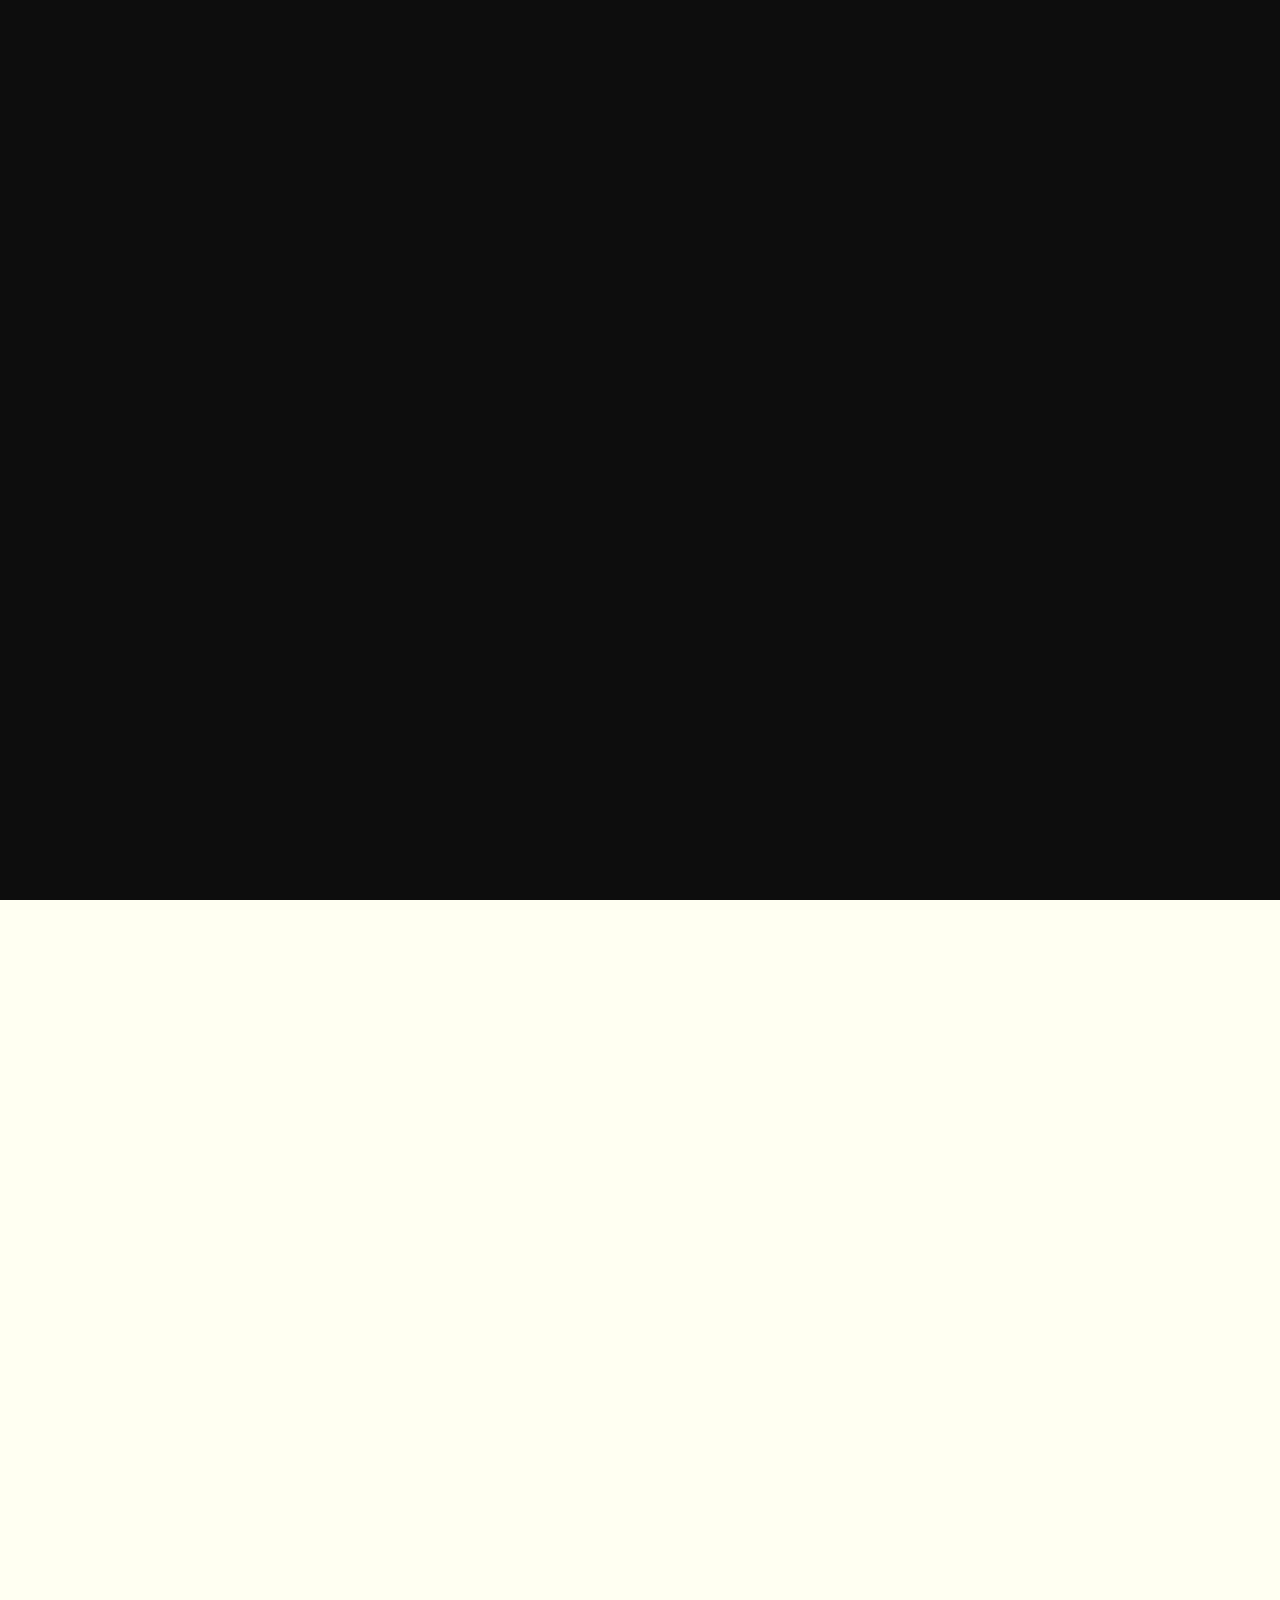
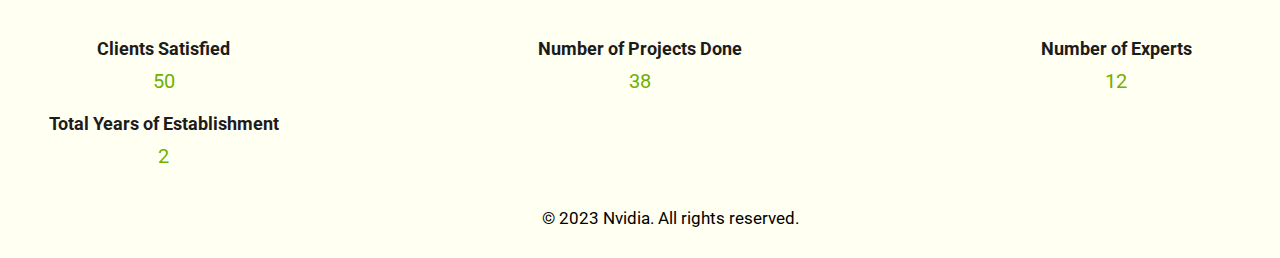
<file: index.html>
<!DOCTYPE html>
<html>

<head>

	<!-- meta data for responsiveness -->
	<meta name="viewport" content="with=device-width, initial-scale=1.0">
	<title>Home</title>

	<!-- main css file -->
	<link rel="stylesheet" href="css/style.css">
	<!-- custom font -->
	<link rel="preconnect" href="https://fonts.googleapis.com">
	<link rel="preconnect" href="https://fonts.gstatic.com" crossorigin>
	<link href="https://fonts.googleapis.com/css2?family=Roboto&display=swap" rel="stylesheet">

	<!-- Icon library -->
	<link rel="stylesheet" href="https://cdnjs.cloudflare.com/ajax/libs/font-awesome/4.7.0/css/font-awesome.min.css">

</head>

<body>
	<div class="splash">
		<h1 class="fade-in">Welcome to Nvidia</h1>
	</div>
	<section class="header">
		<nav>
			<a href="index.html"><img src="images/logo.png"></a>
			<div class="nav-links" id="nav-link">

				<i class="fa fa-times" onclick="hideMenu()"></i>
				<ul>
					<li class="active"><a href="index.html">Home</a></li>
					<li><a href="pages/services.html">Services</a></li>
					<li><a href="pages/portfolio.html">Portfolio</a></li>
					<li><a href="pages/team.html">Team</a></li>
					<li><a href="pages/about.html">About</a></li>
					<li><a href="pages/contact.html">Contact</a></li>

				</ul>
			</div>
			<i class="fa fa-bars" onclick="showMenu()""></i>

		</nav>
	</section>
	<!-- <section class=" search-box">
				<div class="search-text">
					<h2>YOU ARE IN THE RIGHT PLACE</h2>
					<h4>SEARCH HERE</h4>
					<form class="search-field">
						<input class="effect-8" type="text" placeholder="Search.." name="search">
						<button type="submit" onsubmit=""><i class="fa fa-search"></i></button>
					</form>
				</div>
	</section> -->
	<section class="company-intro">
		<h2>We are build <span>SOFTWARE</span> to help</h2>
		<h4>Build aesthetically pleasing apps & websites engineered to drive growth for the world's leading
			businesses.</h4>
		<div class="intro-button-row">
			<a href="pages/services.html" class="button-tap">
				<div class="elevated-button">
					<h3 class="button-label">
						Our Services
					</h3>
				</div>
			</a>

			<a href="pages/portfolio.html" class="button-tap">
				<div class="elevated-button">
					<h3 class="button-label">
						Our Portfolio
					</h3>
				</div>
			</a>
		</div>
		<img src="images/company_illustration.png" class="company-illustration">
		<div class="whatwedo">
			<h3 class="reveal">
				What We <span>Do</span>
			</h3>
			<h4 class="reveal">
				We work in teams across departments to create esteemed work that boosts out client's brands. Delivering
				all business solutions in the core services. We are independent Design & Development agency.
			</h4>
		</div>
	</section>
	<section class="company-services">
		<div class="company-service-div reveal">
			<img src="images/graphic_design_home.png" alt="" class="company-service-image">
			<h3 class="company-service-title">
				graphic Design
			</h3>
			<h4 class="company-service-desc">We specialize in creating captivating graphics that effectively convey your
				brand message and leave a lasting impression on your audience.
			</h4>
		</div>

		<div class="company-service-div reveal">
			<img src="images/app_design_home.png" alt="" class="company-service-image">

			<h3 class="company-service-title">
				App Design
			</h3>
			<h4 class="company-service-desc">
				We offer professional and innovative solutions to transform your ideas into visually appealing and
				user-friendly
				mobile applications.
			</h4>
		</div>

		<div class="company-service-div reveal">
			<img src="images/web_development_home.png" alt="" class="company-service-image">

			<h3 class="company-service-title">
				Web Development
			</h3>
			<h4 class="company-service-desc">
				Our web design service offers professional and responsive website solutions to help businesses establish
				a strong online presence.
			</h4>
		</div>

		<div class="company-service-div reveal">
			<img src="images/smm_home.png" alt="" class="company-service-image">

			<h3 class="company-service-title">
				SMM
			</h3>
			<h4 class="company-service-desc">
				Our Social Media Marketing (SMM) service helps businesses leverage the power of social media platforms
				to reach and engage their target audience.
			</h4>
		</div>

		<div class="company-service-div reveal">
			<img src="images/ui_design_home.png" alt="" class="company-service-image">

			<h3 class="company-service-title">
				UI Design
			</h3>
			<h4 class="company-service-desc">
				Our UI design service focuses on creating visually appealing and user-friendly interfaces that enhance
				the overall user experience.
			</h4>
		</div>

		<div class="company-service-div reveal">
			<img src="images/seo_home.png" alt="" class="company-service-image">

			<h3 class="company-service-title">
				SEO
			</h3>
			<h4 class="company-service-desc">
				Our SEO service is designed to improve your website's visibility and organic search rankings, driving
				targeted traffic and increasing your online presence.
			</h4>
		</div>
	</section>

	<div class="stats-section">
		<div class="stats-card">
			<h2>Clients Satisfied</h2>
			<p id="clientsCount">0</p>
		</div>
		<div class="stats-card">
			<h2>Number of Projects Done</h2>
			<p id="projectsCount">0</p>
		</div>
		<div class="stats-card">
			<h2>Number of Experts</h2>
			<p id="expertsCount">0</p>
		</div>
		<div class="stats-card">
			<h2>Total Years of Establishment</h2>
			<p id="yearsCount">0</p>
		</div>
	</div>
	</section>
	<footer>
		&copy; 2023 Nvidia. All rights reserved.
	</footer>

	<script src="javascript/index.js"></script>
</body>

</html>
</file>
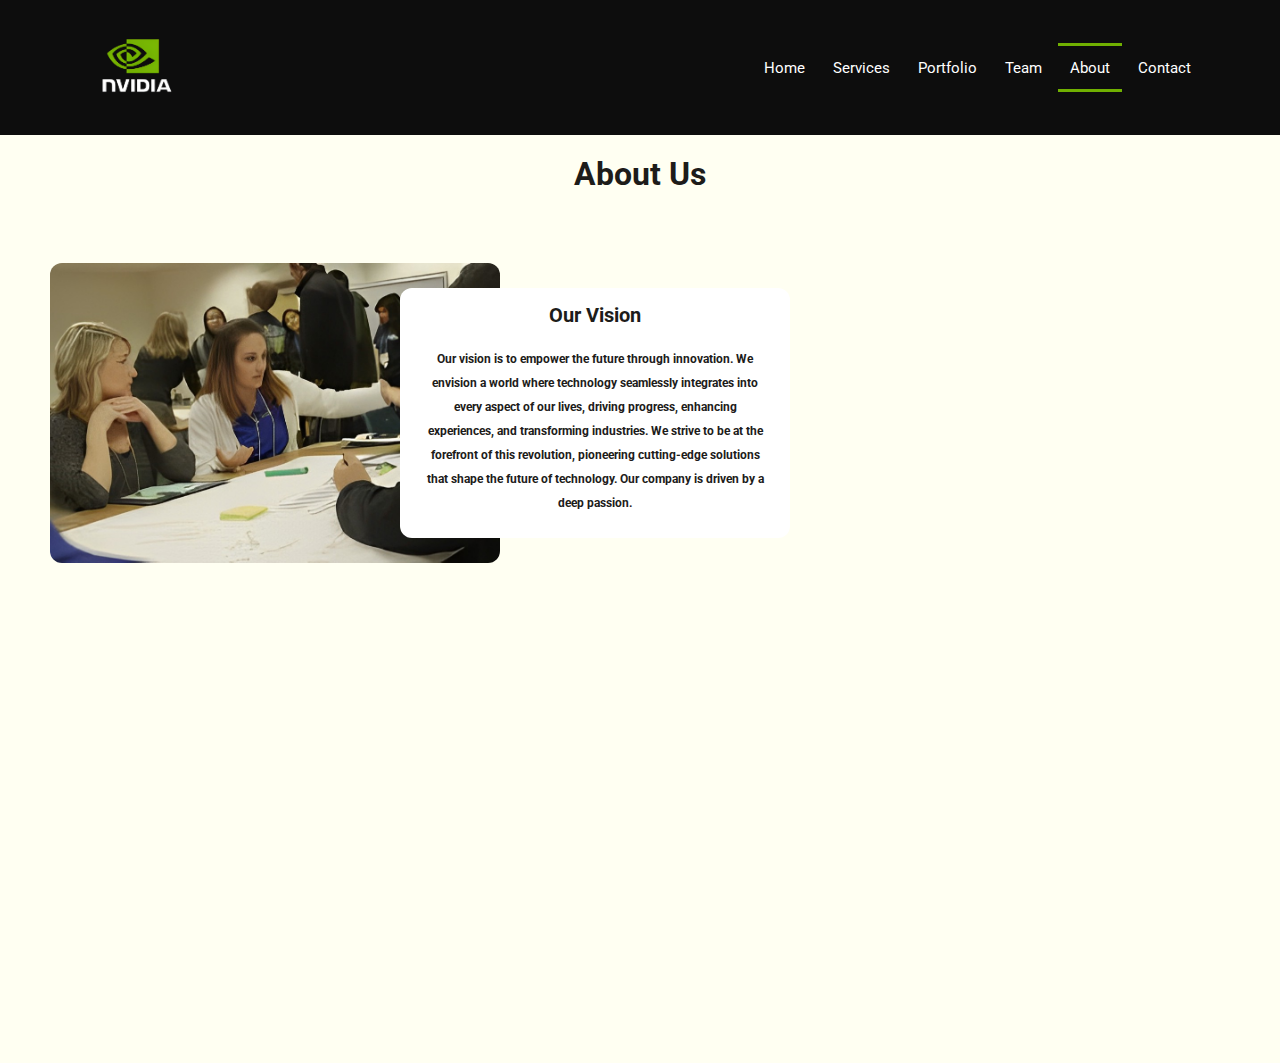
<file: pages/about.html>
<!DOCTYPE html>
<html>

<head>

	<!-- meta data for responsiveness -->
	<meta name="viewport" content="with=device-width, initial-scale=1.0">
	<title>About</title>

	<!-- main css file -->
	<link rel="stylesheet" href="../css/style.css">
	<!-- custom font -->
	<link rel="preconnect" href="https://fonts.googleapis.com">
	<link rel="preconnect" href="https://fonts.gstatic.com" crossorigin>
	<link href="https://fonts.googleapis.com/css2?family=Roboto&display=swap" rel="stylesheet">

	<!-- Icon library -->
	<link rel="stylesheet" href="https://cdnjs.cloudflare.com/ajax/libs/font-awesome/4.7.0/css/font-awesome.min.css">
</head>

<body>
	<section class="header">
		<nav>
			<a href="index.html"><img src="../images/logo.png"></a>
			<div class="nav-links" id="nav-link">

				<i class="fa fa-times" onclick="hideMenu()"></i>
				<ul>
					<li><a href="../index.html">Home</a></li>
					<li><a href="services.html">Services</a></li>
					<li><a href="portfolio.html">Portfolio</a></li>
					<li><a href="team.html">Team</a></li>
					<li class="active"><a href="about.html">About</a></li>
					<li><a href="contact.html">Contact</a></li>
				</ul>
			</div>
			<i class="fa fa-bars" onclick="showMenu()"></i>
		</nav>
	</section>
	<h1 class="title">
		About Us
	</h1>
	<div class="left-image-div">
		<div class="image-div">

		</div>
		<div class="text-div">
			<h3>Our Vision</h3>
			<h5>Our vision is to empower the future through innovation. We envision a world where technology seamlessly
				integrates into every aspect of our lives, driving progress, enhancing experiences, and transforming
				industries. We strive to be at the forefront of this revolution, pioneering cutting-edge solutions that
				shape the future of technology. Our company is driven by a deep passion.</h5>

		</div>
	</div>
	<div class="right-image-div">
		<div class="right-div reveal-left">

		</div>
		<div class="right-text-div reveal-right">
			<h3>Our Mission</h3>
			<h5>our mission is to transform lives through technology. We are dedicated to harnessing the power of
				innovation to create meaningful solutions that make a positive impact on individuals, businesses, and
				society as a whole. Our mission drives us to constantly push the boundaries of what is possible and
				leverage technology as a force for good.</h5>

		</div>
	</div>
	<script src="../javascript/index.js"></script>
</body>

</html>
</file>
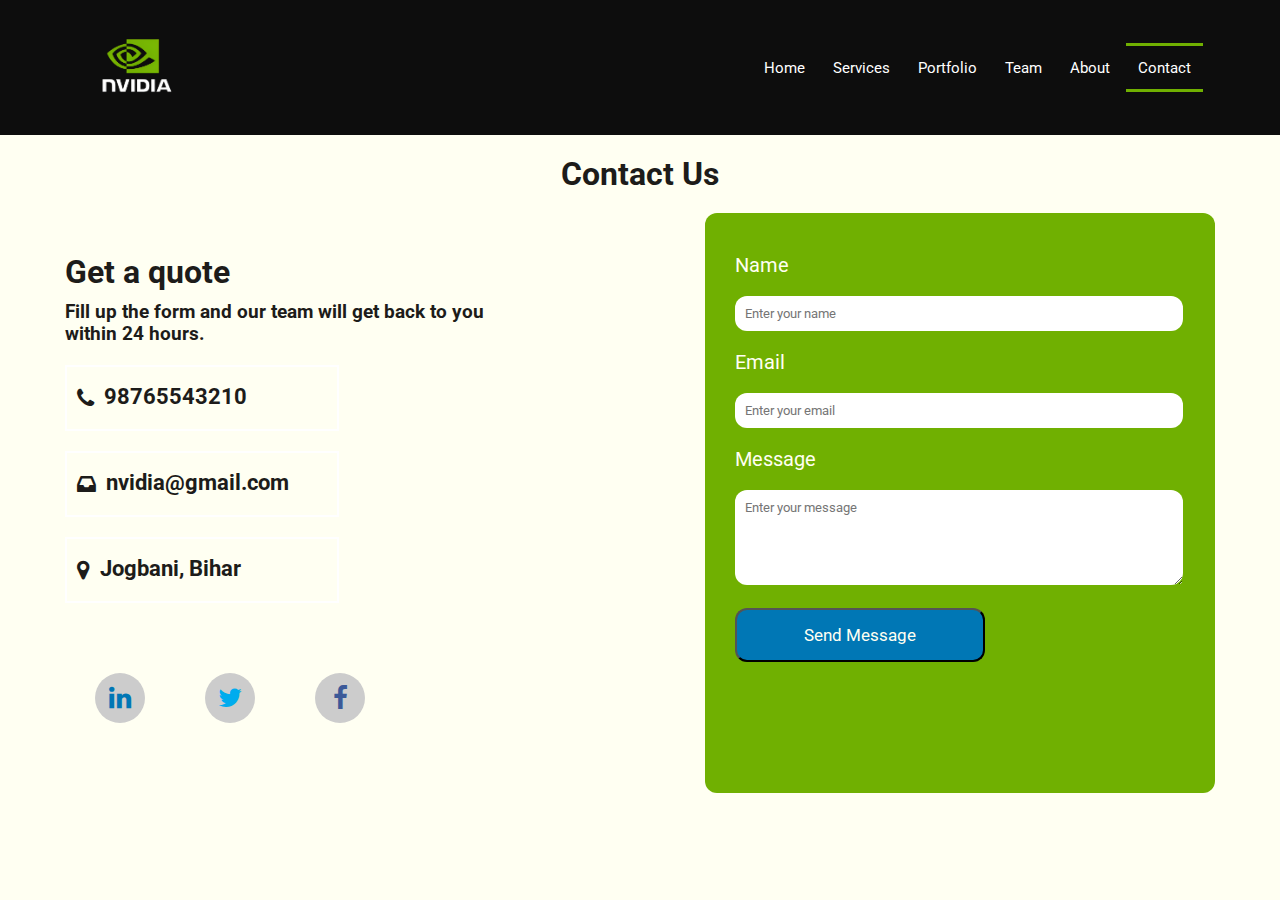
<file: pages/contact.html>
<!DOCTYPE html>
<html>

<head>

	<!-- meta data for responsiveness -->
	<meta name="viewport" content="with=device-width, initial-scale=1.0">
	<title>Contact</title>

	<!-- main css file -->
	<link rel="stylesheet" href="../css/style.css">
	<!-- custom font -->
	<link rel="preconnect" href="https://fonts.googleapis.com">
	<link rel="preconnect" href="https://fonts.gstatic.com" crossorigin>
	<link href="https://fonts.googleapis.com/css2?family=Roboto&display=swap" rel="stylesheet">

	<!-- Icon library -->
	<link rel="stylesheet" href="https://cdnjs.cloudflare.com/ajax/libs/font-awesome/4.7.0/css/font-awesome.min.css">
</head>

<body>
	<section class="header">
		<nav>
			<a href="index.html"><img src="../images/logo.png"></a>
			<div class="nav-links" id="nav-link">

				<i class="fa fa-times" onclick="hideMenu()"></i>
				<ul>
					<li><a href="../index.html">Home</a></li>
					<li><a href="services.html">Services</a></li>
					<li><a href="portfolio.html">Portfolio</a></li>
					<li><a href="team.html">Team</a></li>
					<li><a href="about.html">About</a></li>
					<li class="active"><a href="contact.html">Contact</a></li>
				</ul>
			</div>
			<i class="fa fa-bars" onclick="showMenu()"></i>

		</nav>
	</section>
	<h1 class=" title">
		Contact Us
	</h1>
	<div class="contact-div">
		<div class="quote-div">
			<div>
				<h1>Get a quote</h1>
				<h3>Fill up the form and our team will get back to you within 24 hours.</h3>
			</div>
			<div class="contact-method-div">
				<div class="contact-method">
					<i class="fa fa-phone"></i>
					<h4>98765543210</h4>
				</div>

				<div class="contact-method">
					<i class="fa fa-inbox"></i>
					<h4>nvidia@gmail.com</h4>
				</div>

				<div class="contact-method">
					<i class="fa fa-map-marker"></i>
					<h4>Jogbani, Bihar</h4>
				</div>
			</div>

			<div class="team-social contact-social">
				<a href="">
					<i class="fa fa-linkedin linkedin"></i>
				</a>
				<a href="">
					<i class="fa fa-twitter twitter"></i>
				</a>
				<a href="">
					<i class="fa fa-facebook facebook"></i>
				</a>
			</div>
		</div>
		<div class="form-div">
			<form name="contactForm" onsubmit="return validateForm()">
				<label class="contact-label" for="name">Name</label><br><br>
				<input class="contact-input" type="text" id="name" name="name" placeholder="Enter your name"><br><br>

				<label class="contact-label" for="email">Email</label><br><br>
				<input class="contact-input" type="email" id="email" name="email"
					placeholder="Enter your email"><br><br>

				<label class="contact-label" for="message">Message</label><br><br>
				<textarea class="contact-input" id="message" name="message" placeholder="Enter your message"
					rows="5"></textarea><br><br>

				<input type="submit" value="Send Message" class="contact-submit">
			</form>
		</div>
	</div>

	<script src="../javascript/index.js"></script>
</body>

</html>
</file>
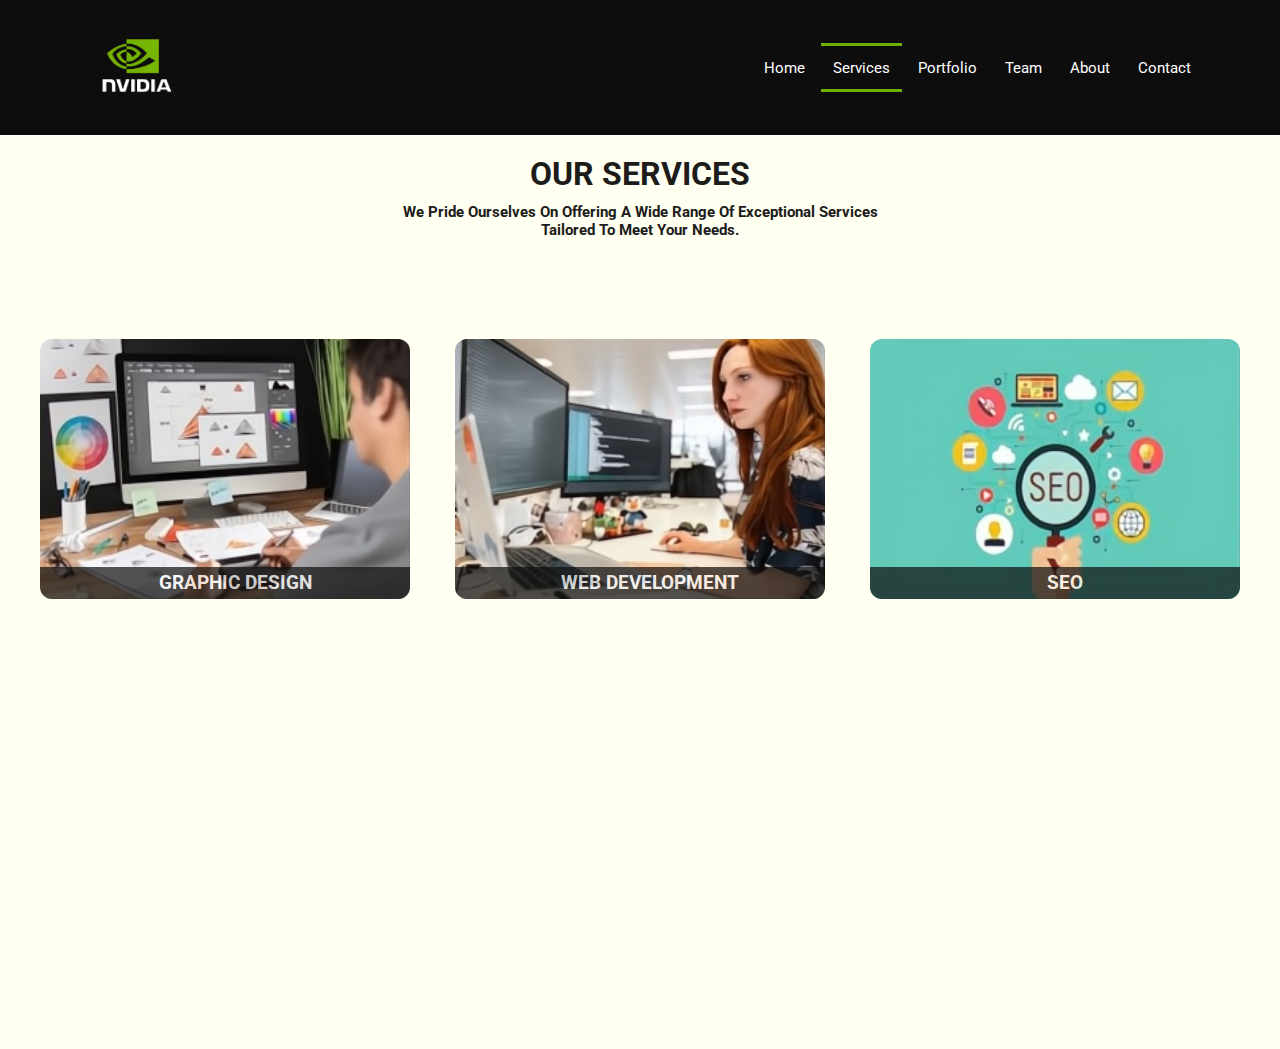
<file: pages/services.html>
<!DOCTYPE html>
<html>

<head>

	<!-- meta data for responsiveness -->
	<meta name="viewport" content="with=device-width, initial-scale=1.0">
	<title>Services</title>

	<!-- main css file -->
	<link rel="stylesheet" href="../css/style.css">
	<!-- custom font -->
	<link rel="preconnect" href="https://fonts.googleapis.com">
	<link rel="preconnect" href="https://fonts.gstatic.com" crossorigin>
	<link href="https://fonts.googleapis.com/css2?family=Roboto&display=swap" rel="stylesheet">

	<!-- Icon library -->
	<link rel="stylesheet" href="https://cdnjs.cloudflare.com/ajax/libs/font-awesome/4.7.0/css/font-awesome.min.css">
</head>

<body>
	<section class="header">
		<nav>
			<a href="index.html"><img src="../images/logo.png"></a>
			<div class="nav-links" id="nav-link">
				<i class="fa fa-times" onclick="hideMenu()"></i>
				<ul>
					<li><a href="../index.html">Home</a></li>
					<li class="active"><a href="services.html">Services</a></li>
					<li><a href="portfolio.html">Portfolio</a></li>
					<li><a href="team.html">Team</a></li>
					<li><a href="about.html">About</a></li>
					<li><a href="contact.html">Contact</a></li>
				</ul>
			</div>
			<i class="fa fa-bars" onclick="showMenu()"></i>
		</nav>
	</section>
	<h1 class="title">OUR SERVICES</h1>
	<h3 class="title">We pride ourselves on offering a wide range of exceptional services<br> tailored to meet your
		needs.</h3>

	<div class="grid">
		<div class="row">
			<div class="column">
				<img src="../images/graphic_design.jpg">
				<div class="service-title">
					<h3>GRAPHIC DESIGN</h3>
				</div>
			</div>
			<div class="column">
				<img src="../images/web_development.jpg">
				<div class="service-title">
					<h3>WEB DEVELOPMENT</h3>
				</div>
			</div>
			<div class="column">
				<img src="../images/seo.jpg">
				<div class="service-title">
					<h3>SEO</h3>
				</div>
			</div>
			<div class="column reveal">
				<img src="../images/ui_design.jpg">
				<div class="service-title">
					<h3>UI DESIGN</h3>
				</div>
			</div>
			<div class="column reveal">
				<img src="../images/smm.jpg">
				<div class="service-title">
					<h3>SMM</h3>
				</div>
			</div>
			<div class="column reveal">
				<img src="../images/app_design.jpg">
				<div class="service-title">
					<h3>APP DESIGN</h3>
				</div>
			</div>
		</div>

	</div>

	<script src="../javascript/index.js"></script>
</body>

</html>
</file>
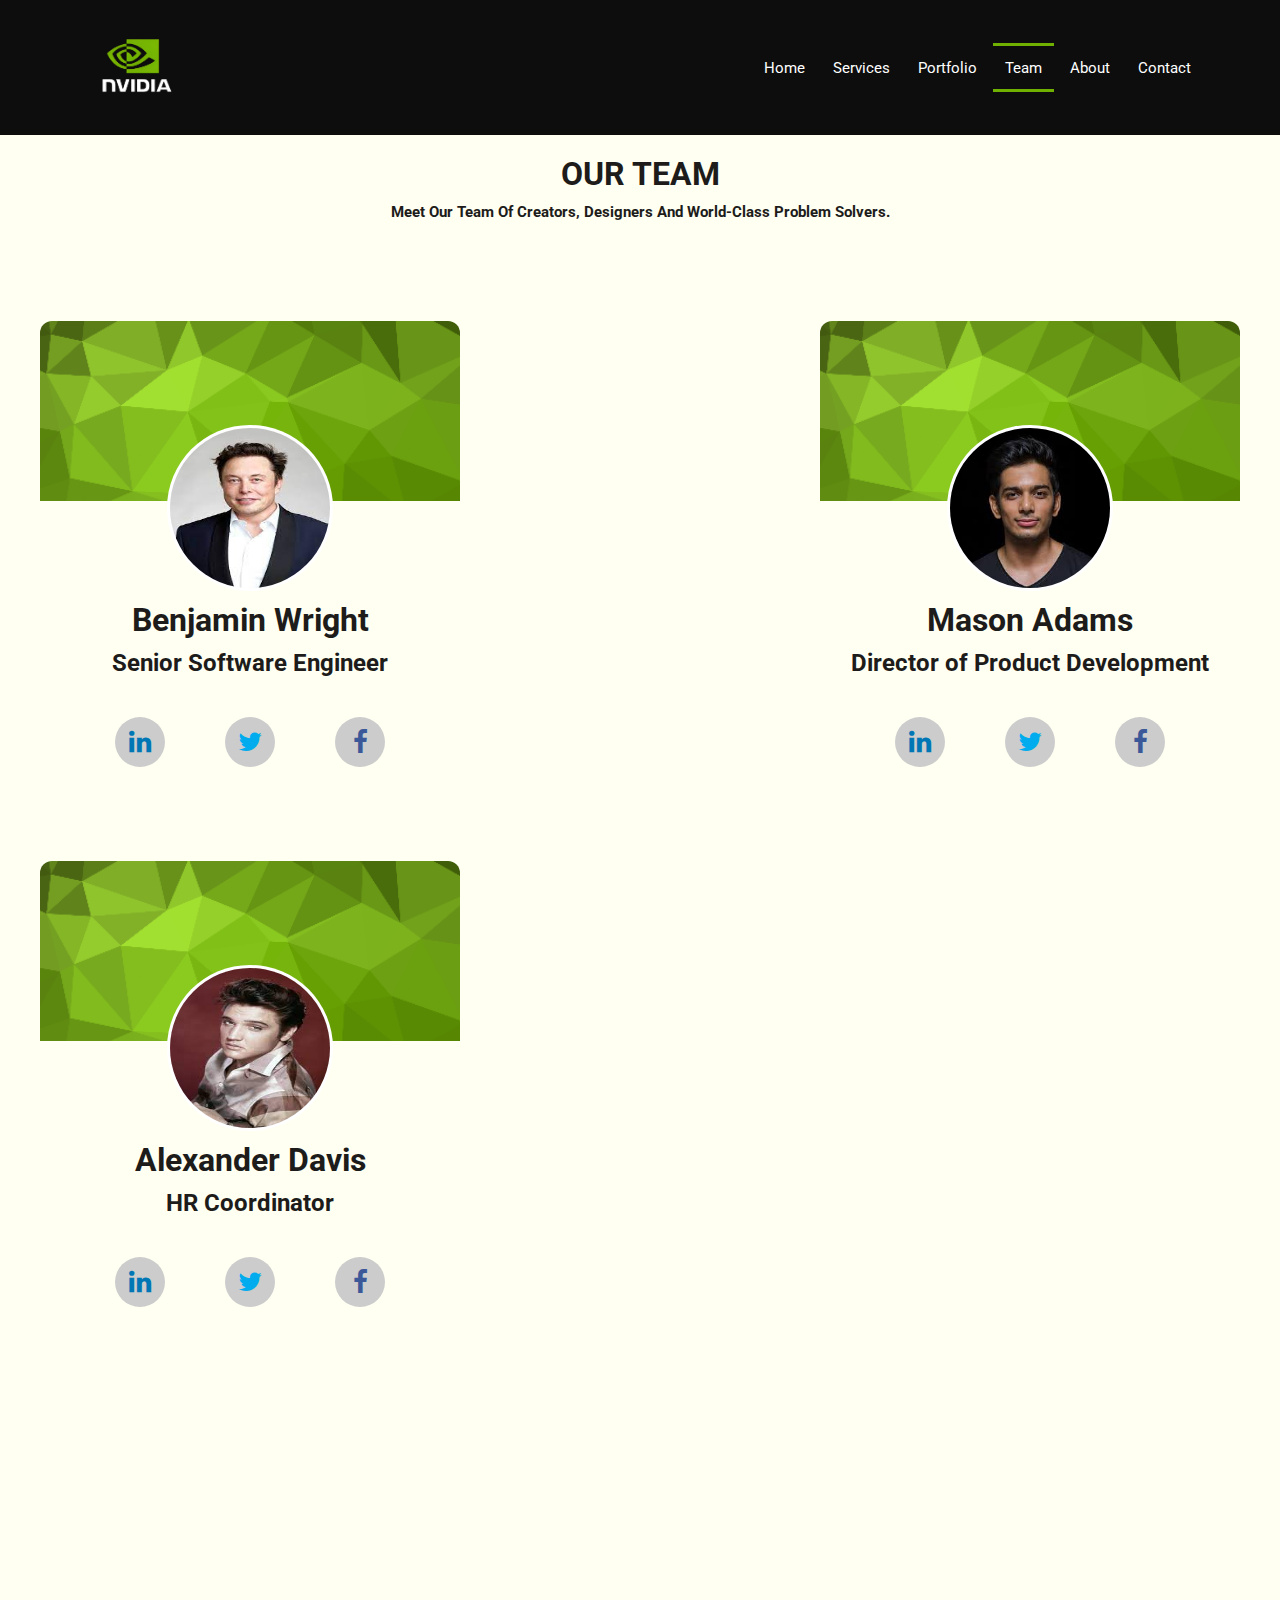
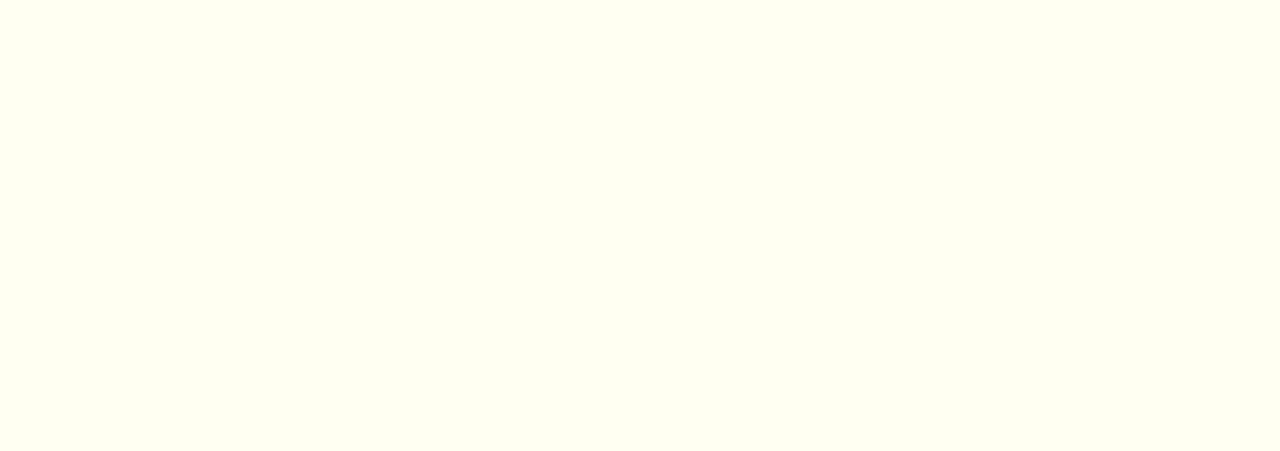
<file: pages/team.html>
<!DOCTYPE html>
<html>

<head>

	<!-- meta data for responsiveness -->
	<meta name="viewport" content="with=device-width, initial-scale=1.0">
	<title>Team</title>

	<!-- main css file -->
	<link rel="stylesheet" href="../css/style.css">
	<!-- custom font -->
	<link rel="preconnect" href="https://fonts.googleapis.com">
	<link rel="preconnect" href="https://fonts.gstatic.com" crossorigin>
	<link href="https://fonts.googleapis.com/css2?family=Roboto&display=swap" rel="stylesheet">

	<!-- Icon library -->
	<link rel="stylesheet" href="https://cdnjs.cloudflare.com/ajax/libs/font-awesome/4.7.0/css/font-awesome.min.css">
</head>

<body>
	<section class="header">
		<nav>
			<a href="index.html"><img src="../images/logo.png"></a>
			<div class="nav-links" id="nav-link">
				<i class="fa fa-times" onclick="hideMenu()"></i>
				<ul>
					<li><a href="../index.html">Home</a></li>
					<li><a href="services.html">Services</a></li>
					<li><a href="portfolio.html">Portfolio</a></li>
					<li class="active"><a href="team.html">Team</a></li>
					<li><a href="about.html">About</a></li>
					<li><a href="contact.html">Contact</a></li>
				</ul>
			</div>
			<i class="fa fa-bars" onclick="showMenu()"></i>
		</nav>
	</section>
	<h1 class="title">OUR TEAM</h1>
	<h3 class="title">Meet our team of creators, designers and world-class problem solvers.
	</h3>

	<div class="grid">
		<div class="row">
			<div class="team-column">
				<div class="colored-div"></div>
				<div class="white-div"></div>
				<div class="team-details-div">
					<div class="profile-div">
						<img src="../images/profile_pic2.jpg">
					</div>
					<h1>Benjamin Wright</h1>
					<h2>Senior Software Engineer</h2>
					<div class="team-social">
						<a href="">
							<i class="fa fa-linkedin linkedin"></i>
						</a>
						<a href="">
							<i class="fa fa-twitter twitter"></i>
						</a>
						<a href="">
							<i class="fa fa-facebook facebook"></i>
						</a>
					</div>
				</div>
			</div>
			<div class="team-column">
				<div class="colored-div"></div>
				<div class="white-div"></div>
				<div class="team-details-div">
					<div class="profile-div">
						<img src="../images/profile_pic1.jpg">
					</div>
					<h1>Mason Adams</h1>
					<h2>Director of Product Development</h2>
					<div class="team-social">
						<a href="">
							<i class="fa fa-linkedin linkedin"></i>
						</a>
						<a href="">
							<i class="fa fa-twitter twitter"></i>
						</a>
						<a href="">
							<i class="fa fa-facebook facebook"></i>
						</a>
					</div>
				</div>
			</div>
			<div class="team-column">
				<div class="colored-div"></div>
				<div class="white-div"></div>
				<div class="team-details-div">
					<div class="profile-div">
						<img src="../images/profile_pic3.jpg">
					</div>
					<h1>Alexander Davis</h1>
					<h2>HR Coordinator</h2>
					<div class="team-social">
						<a href="">
							<i class="fa fa-linkedin linkedin"></i>
						</a>
						<a href="">
							<i class="fa fa-twitter twitter"></i>
						</a>
						<a href="">
							<i class="fa fa-facebook facebook"></i>
						</a>
					</div>
				</div>
			</div>
			<div class="team-column reveal">
				<div class="colored-div"></div>
				<div class="white-div"></div>
				<div class="team-details-div">
					<div class="profile-div">
						<img src="../images/profile_pic4.jpg">
					</div>
					<h1>Mia Foster</h1>
					<h2>Graphic Designer</h2>
					<div class="team-social">
						<a href="">
							<i class="fa fa-linkedin linkedin"></i>
						</a>
						<a href="">
							<i class="fa fa-twitter twitter"></i>
						</a>
						<a href="">
							<i class="fa fa-facebook facebook"></i>
						</a>
					</div>
				</div>
			</div>
			<div class="team-column reveal">
				<div class="colored-div"></div>
				<div class="white-div"></div>
				<div class="team-details-div">
					<div class="profile-div">
						<img src="../images/profile_pic5.jpg">
					</div>
					<h1>Charlotte Morgan</h1>
					<h2>Customer Support Representative</h2>
					<div class="team-social">
						<a href="">
							<i class="fa fa-linkedin linkedin"></i>
						</a>
						<a href="">
							<i class="fa fa-twitter twitter"></i>
						</a>
						<a href="">
							<i class="fa fa-facebook facebook"></i>
						</a>
					</div>
				</div>
			</div>
			<div class="team-column reveal">
				<div class="colored-div"></div>
				<div class="white-div"></div>
				<div class="team-details-div">
					<div class="profile-div">
						<img src="../images/profile_pic6.jpg">
					</div>
					<h1>Biman Lakhey</h1>
					<h2>Chief Executive Officer</h2>
					<div class="team-social">
						<a href="">
							<i class="fa fa-linkedin linkedin"></i>
						</a>
						<a href="">
							<i class="fa fa-twitter twitter"></i>
						</a>
						<a href="">
							<i class="fa fa-facebook facebook"></i>
						</a>
					</div>
				</div>
			</div>
		</div>

	</div>

	<script src="../javascript/index.js"></script>
</body>

</html>
</file>
<file: css/style.css>
:root {
    --primaryColor: #70b001;
    --bgColor: #0d0d0d;
    --pageColor: #fffff2;
    --textColor: #1D1C1A;
    --facebookColor: #3b5998;
    --linkedinColor: #0077b5;
    --twitterColor: #00acee;
    --shadowColor: #c5c5c5;

}


* {
    margin: 0;
    padding: 0;
    font-family: 'Roboto', sans-serif;
}

span {
    color: var(--primaryColor);
    word-spacing: 20px;

}

body {
    background-color: var(--pageColor);
}

footer {
    width: 100%;
    margin: 30px;
    font-size: 17px;
    text-align: center;
}

.splash {
    position: fixed;
    top: 0;
    left: 0;
    width: 100%;
    height: 100vh;
    background-color: var(--bgColor);
    z-index: 200;
    color: #fff;
    text-align: center;
    line-height: 90vh;
}

@keyframes fadeIn {
    to {
        opacity: 1;
    }
}

.fade-in {
    opacity: 0;
    animation: fadeIn 1s ease-in forwards;
}

.splash.display-none {
    position: fixed;
    opacity: 0;
    top: 0;
    left: 0;
    width: 100%;
    height: 100vh;
    background-color: var(--bgColor);
    z-index: -10;
    color: #fff;
    text-align: center;
    line-height: 90vh;
}

.header {
    width: 100%;
    background-position: center;
    background-size: cover;
    position: relative;
    background-color: var(--bgColor);
}

nav {
    display: flex;
    padding: 2% 6%;
    justify-content: space-between;
    align-items: center;
}

nav img {
    max-width: 120px;
}

.nav-links {
    flex: 1;
    text-align: right;
    transition: 0.6s;
}

.nav-links ul li {
    list-style: none;
    display: inline-block;
    padding: 8px 12px;
    position: relative;
}

.nav-links ul li a {
    color: #fff;
    text-decoration: none;
    font-size: 15px;
}

.nav-links ul li:before,
.nav-links ul li:after {
    content: "";
    position: absolute;
    width: 0%;
    height: 3px;
    background: var(--primaryColor);
    display: block;
    margin: auto;
    transition: 0.5s;
}

.nav-links ul li:before {
    right: 0;
    top: -7px;
}

.nav-links ul li:after {
    left: 0;
    bottom: -7px;
}

.nav-links ul li.active::after,
.nav-links ul li.active::before,
.nav-links ul li:hover::before,
.nav-links ul li:hover::after {
    width: 100%;
}

.search-box {
    background-image: url("../images/header_background.jpg");
    width: 100%;
    min-height: 81.6vh;
    background-position: center;
    background-size: cover;
    color: #fff;
    justify-content: center;
    display: flex;
    align-items: center;
    text-align: center;
}

.search-text {
    position: absolute;
    width: 80%;
}

.search-text h2,
h4 {
    color: var(--pageColor);
    padding-bottom: 10px;
}

form.search-field {
    display: flex;
}

form.search-field input[type=text] {
    padding: 10px;
    font-size: 17px;
    float: left;
    border: none;
    border-top-left-radius: 30px;
    border-bottom-left-radius: 30px;
    min-width: 80%;
    background: #f1f1f1;
    outline: none;
    border: 0px solid #ccc;
    transition: 0.2s;

}

form.search-field input[type=text]:focus {
    border: 3px solid var(--primaryColor);
}

form.search-field button {
    width: 14%;
    padding: 10px;
    border-top-right-radius: 30px;
    border-bottom-right-radius: 30px;
    background: var(--primaryColor);
    color: white;
    font-size: 17px;
    border: none;
    cursor: pointer;
    transition: 0.5s;
}


form.search-field::after {
    content: "";
    clear: both;
    display: table;
}

nav .fa {
    display: none;
}

.company-intro {
    margin-top: 40px;
    color: var(--textColor);
    text-align: center;
    display: flex;
    flex-direction: column;
    justify-content: center;
    align-items: center;
}

.company-intro h2 {
    font-size: 35px;
}

.company-intro h4 {
    margin-top: 20px;
    color: #464545;
}

.intro-button-row {
    display: flex;
    justify-content: center;
    align-items: center;
    flex-direction: row;
}

.button-tap {
    text-decoration: none;
    color: var(--textColor);
}

.elevated-button {
    margin: 30px;
    padding: 15px 30px;
    border-radius: 30px;
    box-shadow: 5px 10px 15px var(--shadowColor);
    background-image: linear-gradient(to right, white);
}

.elevated-button:hover {
    cursor: pointer;
    background-image: linear-gradient(to right, var(--primaryColor), yellow);
}

.company-illustration {
    height: 350px;
    width: 700px;
}

.whatwedo {
    display: inline-flex;
    padding: 10px 25px;
    justify-content: center;
    align-items: center;

}

.whatwedo {
    font-size: 23px;
}

.whatwedo h4 {
    width: 600px;
    margin-left: 100px;
    font-size: 17px;
    text-align: start;
}

.company-services {
    width: 100%;
    height: auto;
    padding: 20px;
    margin: 25px;
    align-items: center;
    justify-content: space-evenly;
    display: inline-flex;
    flex-wrap: wrap;
}

.company-service-div {
    padding: 15px;
    display: flex;
    margin: 30px;
    flex-direction: column;
    justify-content: center;
    align-items: center;
    overflow: hidden;
    width: 350px;
    text-align: center;
    --border-color: var(--primaryColor);
    /* the border color */
    --border-thickness: 6px;
    /* the border thickness*/
    --border-gap: 5px;
    /* the gap on hover */

    padding: calc(var(--border-gap) + var(--border-thickness));
    --_g: #0000 25%, var(--border-color) 0;
    background:
        conic-gradient(from 180deg at top var(--border-thickness) right var(--border-thickness), var(--_g)) var(--_i, 200%) 0 /200% var(--_i, var(--border-thickness)) no-repeat,
        conic-gradient(at bottom var(--border-thickness) left var(--border-thickness), var(--_g)) 0 var(--_i, 200%)/var(--_i, var(--border-thickness)) 200% no-repeat;
    transition: .3s, background-position .3s .3s;
}



.company-service-div:hover {
    --_i: 100%;
    transition: .3s, background-size .3s .3s;
}

.company-service-image {
    height: 150px;
    width: 250px;
}

.company-service-title,
.company-service-desc {

    margin-top: 10px;
}

.company-service-desc {
    color: rgb(71, 70, 70);
    font-size: 14px;
}

.stats-section {
    display: flex;
    justify-content: space-between;
    margin-top: 20px;
}

.stats-card {
    text-align: center;
    padding: 10px;
    border-radius: 5px;
    flex-basis: 24%;
}

.stats-card h2 {
    margin-top: 0;
    font-size: 24px;
    color: var(--textColor);
}

.stats-card p {
    margin-bottom: 0;
    font-size: 27px;
    color: var(--primaryColor);
}

.title {
    color: var(--textColor);
    text-align: center;
    padding-top: 20px;
    text-transform: capitalize;
}

.grid {
    margin-top: 50px;
    justify-content: center;
    align-items: center;
}

.row {
    padding: 40px;
    align-items: center;
    justify-content: space-between;
    display: flex;
    flex-wrap: wrap;
    flex-direction: row;
    text-align: center;
}

.column {
    height: 300px;
    width: 420px;
    border-radius: 12px;
    display: flex;
    overflow: hidden;
    flex-direction: column;
    position: relative;
    margin-bottom: 40px;
}

.column img {
    position: relative;
    height: 300px;
    width: 420px;
    transition: 0.5s;
}

.column img:hover {
    scale: 1.1;
}

.column img:hover+.service-title {
    background-color: var(--primaryColor);
    opacity: 1;
}

.service-title {
    width: 100%;
    overflow: hidden;
    position: absolute;
    bottom: 0;
    /* z-index: 1; */
    background-color: var(--bgColor);
    color: #fff;
    justify-content: center;
    padding: 5px 10px;
    opacity: 0.7;
    transition: 0.5s;
}

.team-column {
    height: 500px;
    width: 420px;
    border-radius: 12px;
    display: flex;
    overflow: hidden;
    flex-direction: column;
    margin-bottom: 40px;
    justify-content: center;
    transition: 0.4s;
}

.team-column:hover {
    box-shadow: 5px 8px 15px var(--primaryColor);
}

.colored-div {
    background-image: url(../images/team_background.png);
    background-size: cover;
    background-repeat: no-repeat;
    height: 180px;
    position: relative;
}

.white-div {
    height: 320px;
    position: relative;
}

.team-details-div {
    /* height: 100px;
    width: 100px; */
    margin-top: 80px;
    position: absolute;
    align-self: center;
    align-items: center;
    justify-content: center;
    display: flex;
    flex-direction: column;
}

.team-details-div h1,
h2 {
    color: var(--textColor);
    text-align: center;
    margin-bottom: 10px;

}

.profile-div {
    background-color: white;
    padding: 3px;
    display: flex;
    border-radius: 100px;
    overflow: hidden;
    align-self: center;
    justify-content: center;
    align-items: center;
    position: relative;
    margin-bottom: 10px;
}

.profile-div img {
    height: 160px;
    width: 160px;
    border-radius: 100px;
}

.team-social {
    display: flex;
    align-items: center;
    justify-content: space-between;
    align-self: center;
}

.team-social a {
    text-decoration: none;
}

.team-social i {
    background-color: #ccc;
    border-radius: 100px;
    font-size: 26px;
    align-items: center;
    justify-content: center;
    display: flex;
    margin: 30px;
    padding: 10px;
    height: 30px;
    width: 30px;
}

.fa.fa-facebook.facebook {
    color: var(--facebookColor);
    transition: 0.4s;
}

.fa.fa-linkedin.linkedin {
    color: var(--linkedinColor);
    transition: 0.4s;

}

.fa.fa-twitter.twitter {
    color: var(--twitterColor);
    transition: 0.4s;

}

.fa.fa-facebook.facebook:hover {
    color: var(--pageColor);
    background-color: var(--facebookColor);

}

.fa.fa-linkedin.linkedin:hover {
    color: var(--pageColor);
    background-color: var(--linkedinColor);


}

.fa.fa-twitter.twitter:hover {
    color: var(--pageColor);
    background-color: var(--twitterColor);

}


.left-image-div {
    margin-top: 20px;
    width: 100%;
    height: 400px;
    align-items: center;
    display: flex;
}

.image-div {
    background-image: url(../images/vision.jpg);
    background-position: center;
    background-size: cover;
    position: relative;
    height: 350px;
    width: 650px;
    margin-left: 200px;
    border-radius: 12px;
}

.text-div {
    height: 260px;
    width: 450px;
    border-radius: 12px;
    position: absolute;
    margin-left: 800px;
    background-color: #fff;
    display: flex;
    padding: 15px 20px;
    flex-direction: column;
    justify-content: start;
    align-items: center;
    color: var(--textColor);
}

.right-image-div {
    margin-top: 50px;
    width: 100%;
    height: 400px;
    align-items: center;
    justify-content: end;
    display: flex;
}

.right-div {
    background-image: url(../images/mission.jpg);
    background-position: center;
    background-size: cover;
    position: relative;
    height: 350px;
    width: 650px;
    margin-right: 200px;
    border-radius: 12px;
}

.right-text-div {
    height: 260px;
    width: 450px;
    border-radius: 12px;
    position: absolute;
    margin-right: 800px;
    background-color: #fff;
    display: flex;
    padding: 15px 20px;
    flex-direction: column;
    justify-content: start;
    align-items: center;
    color: var(--textColor);
}

.right-text-div h3,
.text-div h3 {
    margin-bottom: 20px;
}

.right-text-div h5,
.text-div h5 {
    text-align: center;
    line-height: 2;
}

.contact-div {
    padding: 30px 65px;
    margin-top: 30px;
    margin-bottom: 30px;
    height: 500px;
    display: flex;
    justify-content: space-between;
    align-items: center;
}

.quote-div {
    display: flex;
    flex-direction: column;
    justify-content: space-between;
    height: 500px;
    width: 450px;
    color: var(--textColor);
}

.quote-div h1 {
    margin-bottom: 10px;
}

.contact-method-div {
    display: flex;
    flex-direction: column;
    font-size: 22px;
}

.contact-method {
    width: 250px;
    padding: 10px;
    display: inline-flex;
    align-items: center;
    margin-bottom: 20px;
    border: 2px solid white;
    color: var(--textColor);
    transition: 0.4s;
}


.contact-method:hover {
    cursor: text;
    border-radius: 12px;
    border: 2px solid var(--primaryColor);
}

.contact-method h4 {
    color: var(--textColor);
    margin-top: 7px;
}

.contact-method i {
    margin-right: 10px;
}

.form-div {
    height: 500px;
    width: 450px;
    background-color: var(--primaryColor);
    border-radius: 12px;
}

.team-social.contact-social {
    align-self: start;
}

.form-div {
    padding: 40px 30px;
}

.contact-label {
    color: var(--pageColor);
    font-size: 20px;
}

.contact-input {
    border-radius: 12px;
    border: 0px solid;
    padding: 10px;
    width: 95%;
}

.contact-submit {
    padding: 15px;
    width: 250px;
    border-radius: 12px;
    color: var(--pageColor);
    text-align: center;
    font-size: 17px;
    background-color: var(--linkedinColor);
}


.reveal {
    position: relative;
    transform: translateY(150px);
    opacity: 0;
    transition: 1s all ease;
}

.reveal.active {
    transform: translateY(0);
    opacity: 1;
}

.reveal-left {
    position: absolute;
    transform: translateX(150px);
    opacity: 0;
    transition: 1s all ease;
}

.reveal-right {
    position: absolute;
    transform: translateX(-150px);
    opacity: 0;
    transition: 1s all ease;
}

.reveal-left.active,
.reveal-right.active {
    transform: translateX(0);
    opacity: 1;
}




@media(max-width: 1350px) {
    .row {
        flex-wrap: wrap;
    }

    .column {
        height: 260px;
        width: 370px;
    }

    h3.title {
        font-size: 15px;
        padding: 10px 30px;
    }

    .column img {
        height: 260px;
        width: 370px;
    }

    .left-image-div {
        height: 400px;
    }

    .image-div {
        height: 300px;
        width: 450px;
        margin-left: 50px;
    }

    .text-div {
        height: 220px;
        width: 350px;
        text-overflow: ellipsis;
        margin-left: 400px;
    }

    .text-div h3 {
        font-size: 20px;
    }

    .text-div h5 {
        font-size: 12px;
    }

    .right-image-div {
        height: 400px;
    }

    .right-div {
        height: 300px;
        width: 450px;
        margin-right: 50px;
    }

    .right-text-div {
        height: 220px;
        width: 350px;
        text-overflow: ellipsis;
        margin-right: 400px;
    }

    .company-intro h2 {
        font-size: 27px;
    }

    .company-services {
        width: auto;
    }

    .company-service-div {
        width: 250px;
    }

    .company-service-desc {
        font-size: 12px;
    }

    .stats-section {
        flex-wrap: wrap;
    }

    .stats-card h2 {
        font-size: 18px;
    }

    .stats-card p {
        font-size: 20px;
    }

}

@media(max-width: 1050px) {
    .contact-div {
        flex-direction: column-reverse;
        height: auto;
    }

    .quote-div {
        height: auto;
    }

    .quote-div h1 {
        margin-top: 30px;
    }

    .contact-method-div {
        flex-direction: row;
        font-size: 18px;
    }
}



@media(max-width: 850px) {
    .search-text h2 {
        font-size: 20px;
    }

    .search-text h4 {
        font-size: 14px;
    }

    .nav-links ul li {
        display: block;
        font-size: 30px;
        padding-left: 25px;
    }

    .nav-links {
        position: absolute;
        background: var(--primaryColor);
        height: 100vh;
        width: 200px;
        top: 0;
        right: -200px;
        text-align: left;
        z-index: 2;
    }

    nav .fa {
        display: block;
        color: var(--primaryColor);
        margin: 10px;
        font-size: 22px;
        cursor: pointer;
    }

    nav .fa.fa-times {
        color: var(--bgColor);
    }

    .nav-links ul {
        padding: 0px;
    }

    .nav-links ul li.active::after,
    .nav-links ul li.active::before,
    .nav-links ul li:hover::before,
    .nav-links ul li:hover::after {
        width: 0%;
    }

    .nav-links ul li.active,
    .nav-links ul li:hover {
        width: 100%;

        background-color: var(--bgColor);
    }

    .row {
        flex-direction: column;
    }

    h3.title {
        font-size: 13px;
        padding: 10px 30px;
    }

    .column {
        height: 260px;
        width: 340px;
    }

    .column img {
        height: 260px;
        width: 340px;
    }


    .image-div {
        height: 250px;
        width: 350px;
        margin-left: 30px;
    }

    .text-div {
        overflow: hidden;
        height: 150px;
        width: 300px;
        margin-left: 350px;
    }

    .right-text-div h3,
    .text-div h3 {
        font-size: 20px;

    }

    .right-text-div h5,
    .text-div h5 {
        font-size: 9px;
    }

    .right-div {
        height: 250px;
        width: 350px;
        margin-right: 30px;
    }

    .right-text-div {
        overflow: hidden;
        height: 150px;
        width: 300px;
        margin-right: 350px;
    }

    .company-intro img {
        height: 250px;
        width: 350px;
    }

    .whatwedo {
        display: flex;
        flex-direction: column;
    }

    .whatwedo h4 {
        font-size: 14px;
        margin: 20px;
    }
}
</file>
